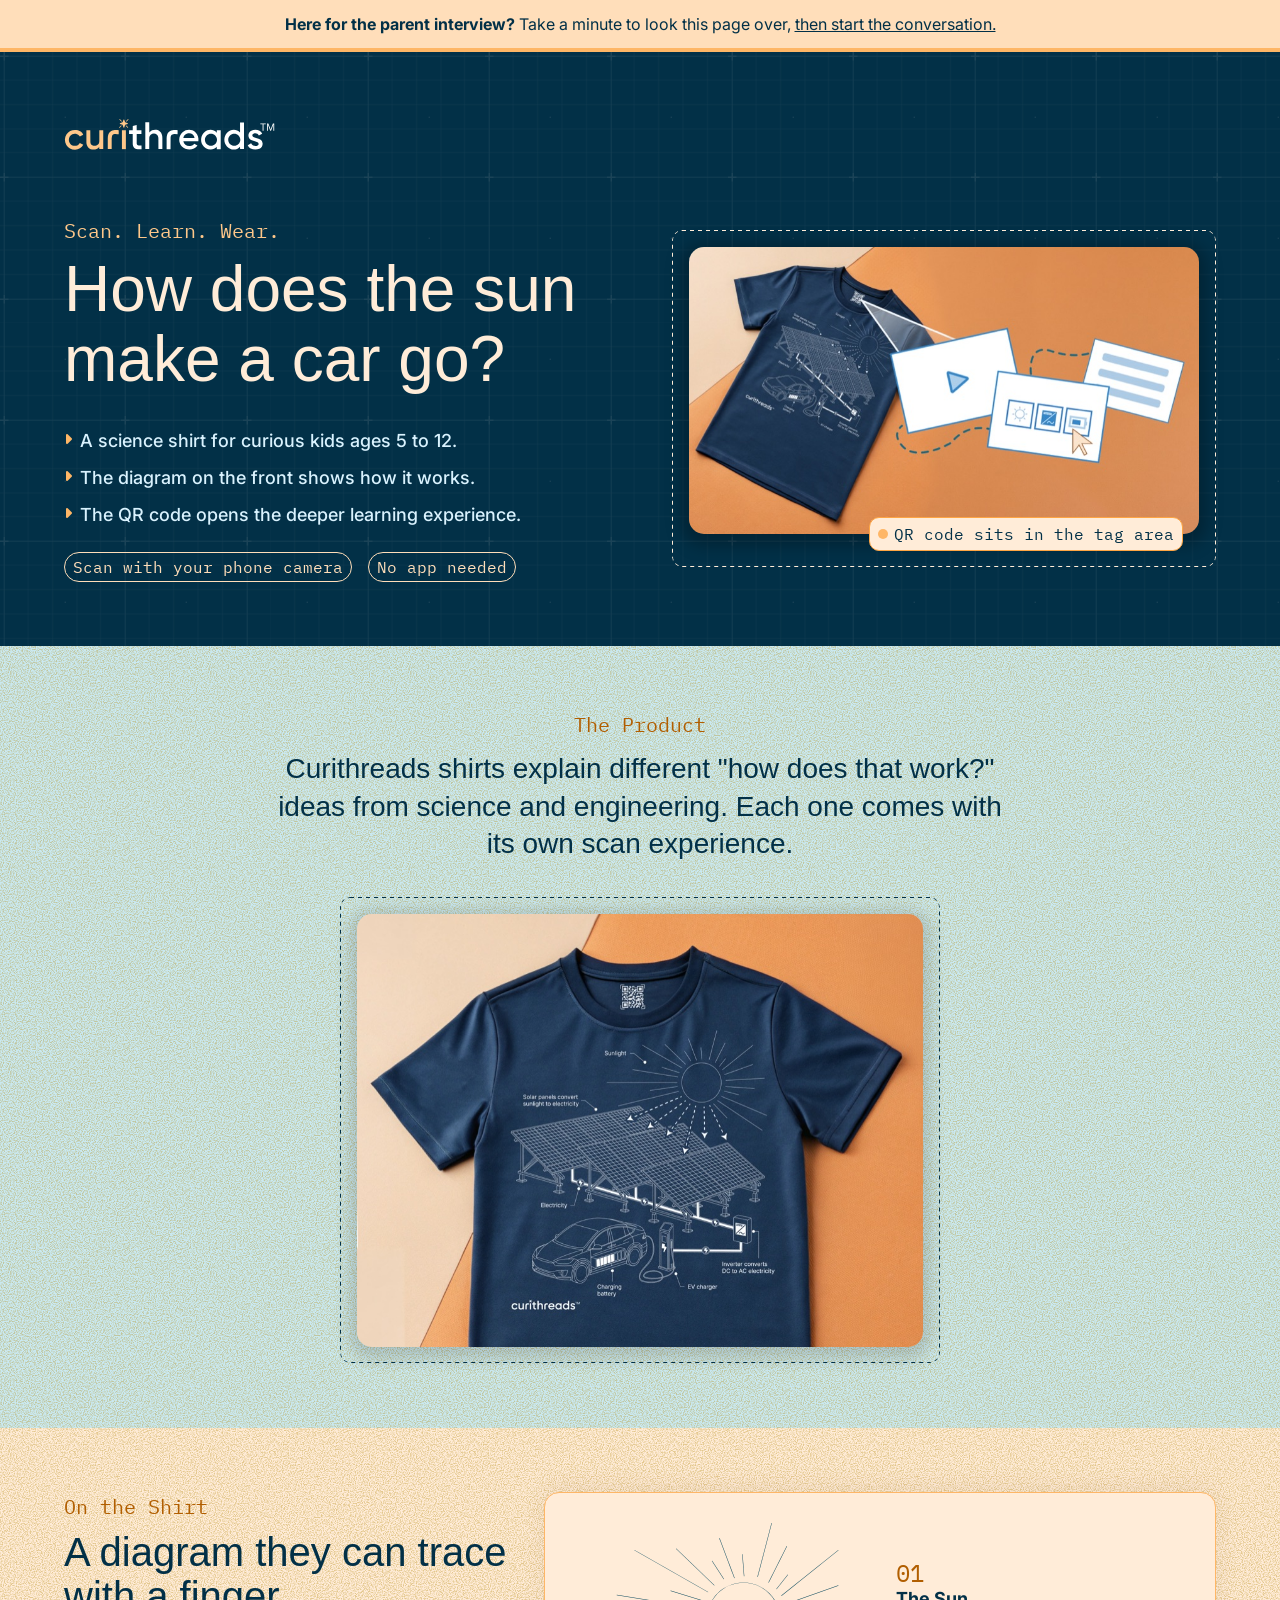
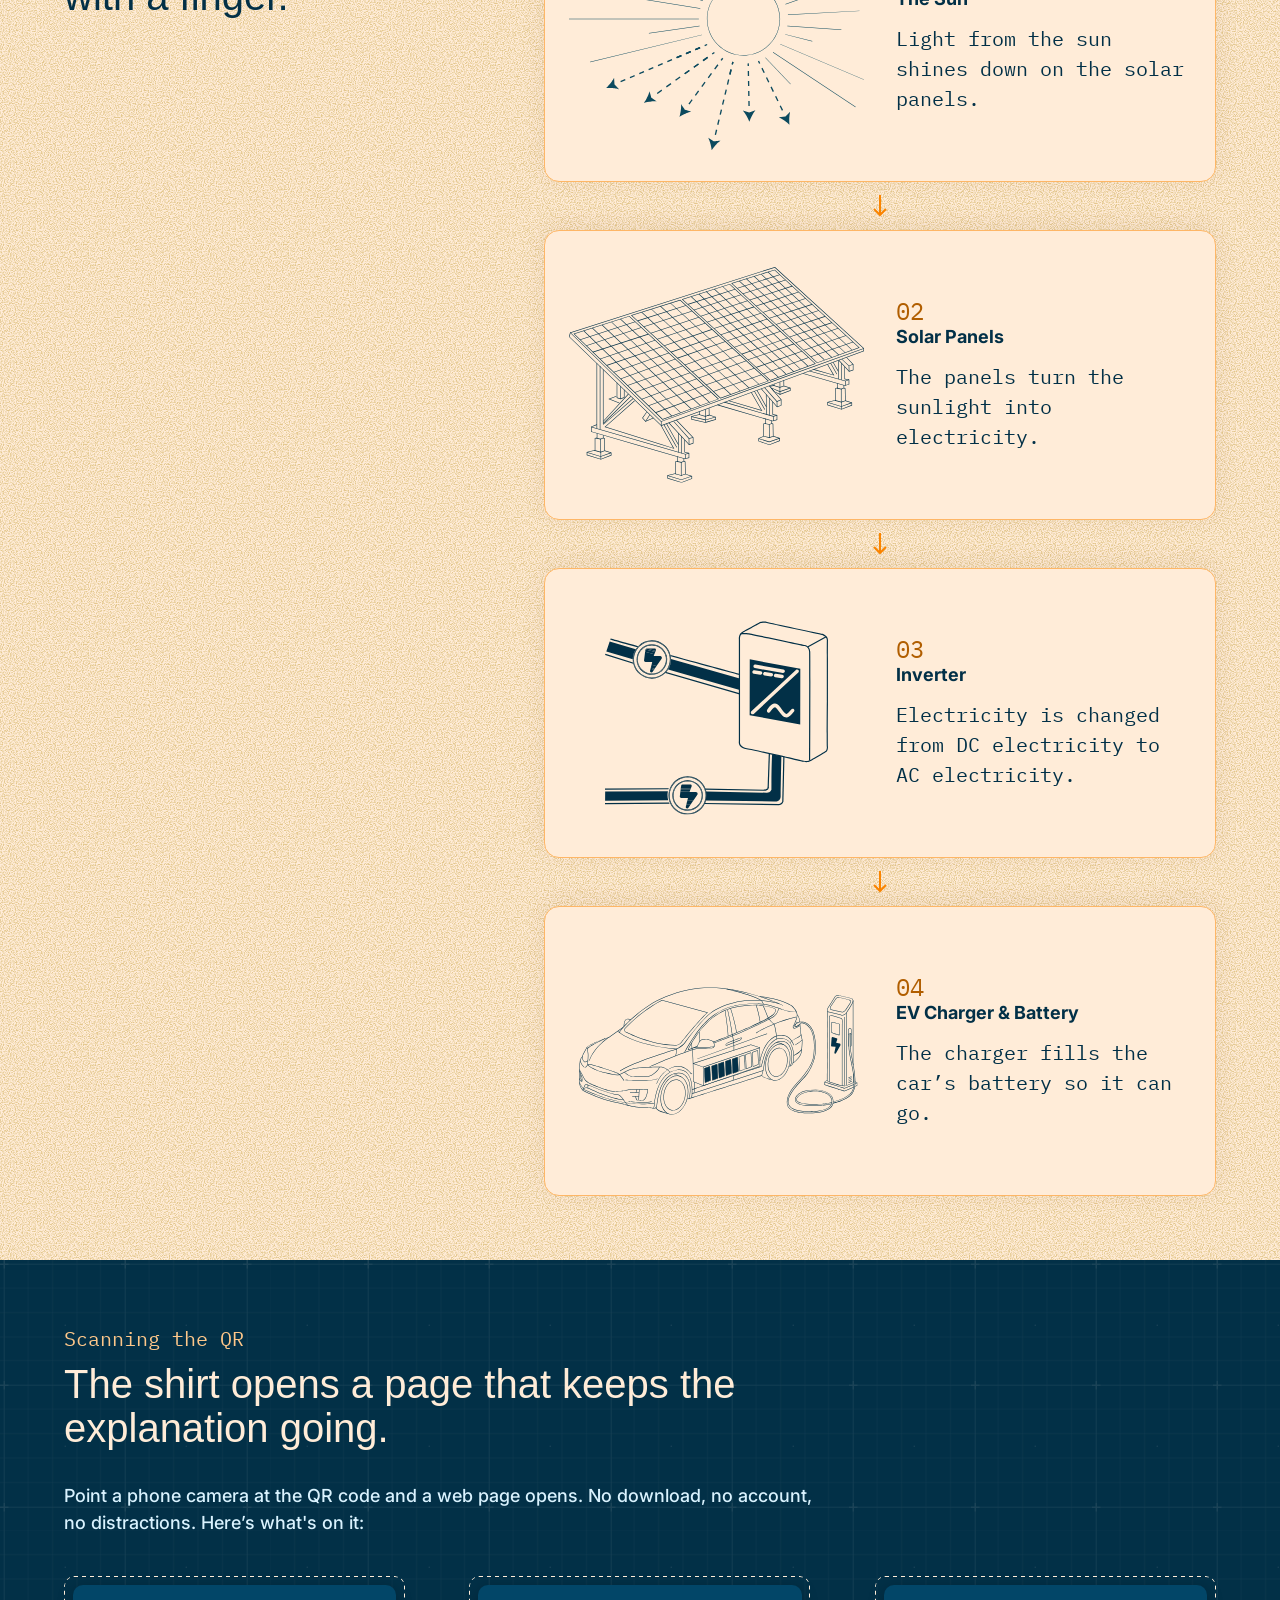
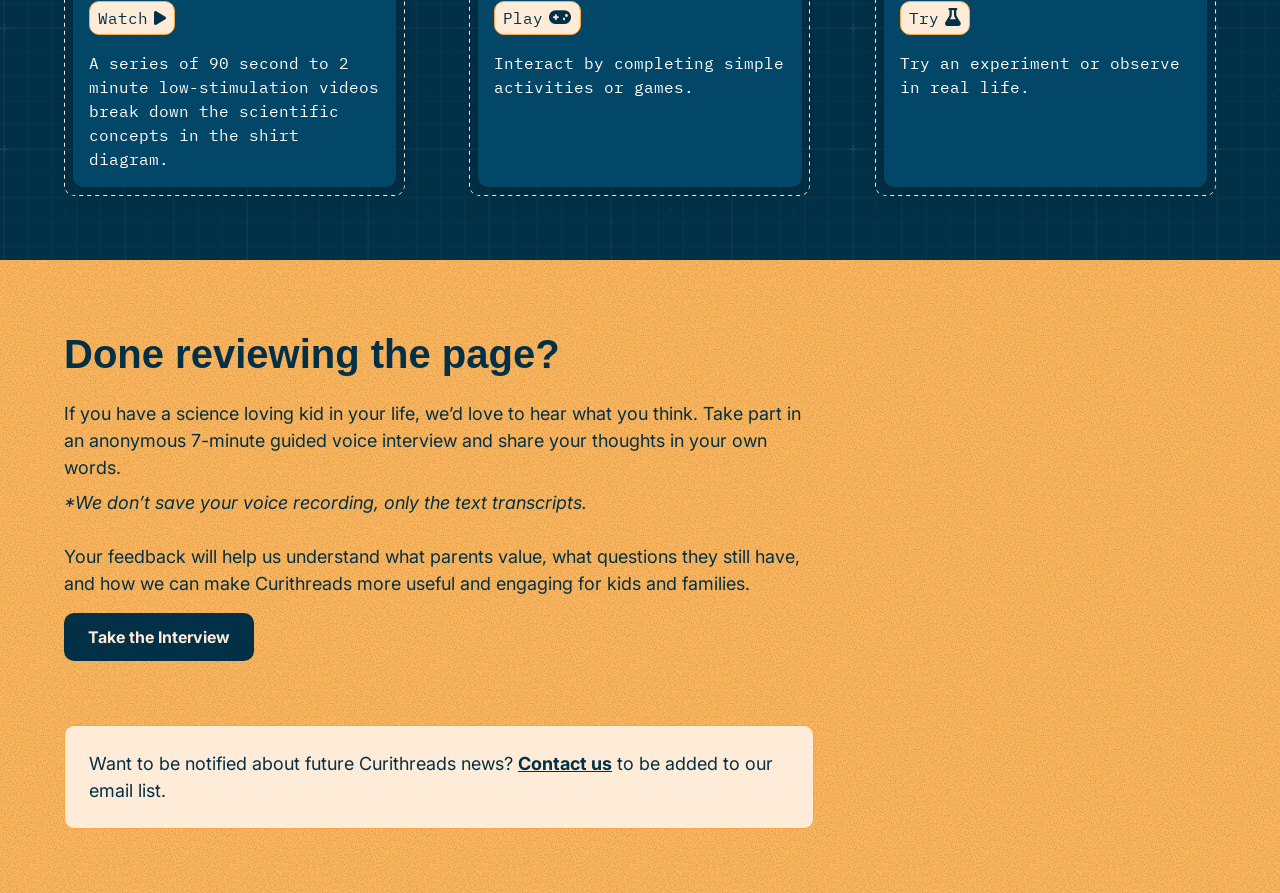
<file: parent-interview/index.html>
<!DOCTYPE html>
<html lang="en">
<head>
  <meta charset="utf-8">
  <meta name="viewport" content="width=device-width, initial-scale=1">
  <title>Curithreads — Parent Interview</title>

  <!-- TODO: swap for the Font Awesome 7 Pro kit script; then use fa-regular for play/gamepad/flask as in Figma -->
  <link rel="stylesheet" href="https://cdnjs.cloudflare.com/ajax/libs/font-awesome/6.5.2/css/all.min.css">

  <link rel="stylesheet" href="../css/tokens.css">
  <link rel="stylesheet" href="../css/typography.css">
  <link rel="stylesheet" href="../css/base.css">
  <link rel="stylesheet" href="../css/components.css">
  <link rel="stylesheet" href="parent-interview.css">
  <script src="parent-interview.js" defer></script>
</head>
<body>

  <!-- Announcement banner -->
  <div class="announcement surface-banner">
    <p class="body">
      <strong class="body-bold">Here for the parent interview?</strong>
      Take a minute to look this page over,
      <a class="body" href="https://buildpad.io/interview/czcnq6vt">then start the conversation.</a>
    </p>
  </div>

  <main>

    <!-- Hero -->
    <header class="surface-inverse surface-grid">
      <div class="container hero">
        <img class="hero__logo" src="../images/curithreads-logo-white.svg" alt="Curithreads" width="213" height="36">

        <div class="hero__grid">
          <div class="hero__copy">
            <div class="hero__intro">
              <div class="heading-group">
                <p class="mono-lg text-inverse-accent">Scan. Learn. Wear.</p>
                <h1 class="display text-inverse-display">How does the sun make a car go?</h1>
              </div>

              <ul class="caret-list body-lg-medium text-inverse" role="list">
                <li><i class="fa-solid fa-caret-right icon-sm" aria-hidden="true"></i>A science shirt for curious kids ages 5 to 12.</li>
                <li><i class="fa-solid fa-caret-right icon-sm" aria-hidden="true"></i>The diagram on the front shows how it works.</li>
                <li><i class="fa-solid fa-caret-right icon-sm" aria-hidden="true"></i>The QR code opens the deeper learning experience.</li>
              </ul>
            </div>

            <ul class="pill-row" role="list">
              <li class="pill mono">Scan with your phone camera</li>
              <li class="pill mono">No app needed</li>
            </ul>
          </div>

          <figure class="frame frame--dashed hero__media">
            <img
              src="../images/solar-to-ev-4-1280.jpg"
              srcset="../images/solar-to-ev-4-800.jpg 800w, ../images/solar-to-ev-4-1280.jpg 1280w"
              sizes="(max-width: 960px) 100vw, 50vw"
              alt="Navy Curithreads t-shirt printed with a diagram of sunlight, solar panels and an EV charger, with the QR code on the collar linking to video, activity and reading screens"
              width="1280" height="720" fetchpriority="high">
            <figcaption class="tag mono"><span class="tag__dot" aria-hidden="true"></span>QR code sits in the tag area</figcaption>
          </figure>
        </div>
      </div>
    </header>

    <!-- The Product -->
    <section class="surface-cool surface-grain" aria-labelledby="product-heading">
      <div class="container product">
        <h2 id="product-heading" class="mono-lg text-accent">The Product</h2>
        <p class="lead">Curithreads shirts explain different "how does that work?" ideas from science and engineering. Each one comes with its own scan experience.</p>
        <figure class="frame frame--dashed product__media">
          <img
            src="../images/solar-to-ev-5-900.jpg"
            srcset="../images/solar-to-ev-5-450.jpg 450w, ../images/solar-to-ev-5-900.jpg 900w, ../images/solar-to-ev-5-1200.jpg 1200w"
            sizes="(max-width: 648px) calc(100vw - 80px), 568px"
            alt="Navy Curithreads t-shirt with a printed diagram showing sunlight hitting solar panels, an inverter converting DC to AC electricity, and an EV charger charging a car battery"
            width="900" height="688" loading="lazy">
        </figure>
      </div>
    </section>

    <!-- On the Shirt -->
    <section class="surface-warm surface-grain" aria-labelledby="shirt-heading">
      <div class="container shirt">
        <div class="heading-group shirt__intro">
          <p class="mono-lg text-accent">On the Shirt</p>
          <h2 id="shirt-heading" class="heading-lg">A diagram they can trace with a finger.</h2>
        </div>

        <ol class="steps" role="list">
          <li class="step" style="--i: 0">
            <div class="step__card">
              <div class="step__art"><img src="../images/sun.svg" alt="" width="344" height="266"></div>
              <div class="step__text">
                <div>
                  <span class="numeral text-accent" aria-hidden="true">01</span>
                  <h3 class="title">The Sun</h3>
                </div>
                <p class="mono-lg">Light from the sun shines down on the solar panels.</p>
              </div>
            </div>
          </li>
          <li class="step" style="--i: 1">
            <div class="step__card">
              <div class="step__art"><img src="../images/panels.svg" alt="" width="344" height="252"></div>
              <div class="step__text">
                <div>
                  <span class="numeral text-accent" aria-hidden="true">02</span>
                  <h3 class="title">Solar Panels</h3>
                </div>
                <p class="mono-lg">The panels turn the sunlight into electricity.</p>
              </div>
            </div>
          </li>
          <li class="step" style="--i: 2">
            <div class="step__card">
              <div class="step__art"><img src="../images/inverter.svg" alt="" width="239" height="217"></div>
              <div class="step__text">
                <div>
                  <span class="numeral text-accent" aria-hidden="true">03</span>
                  <h3 class="title">Inverter</h3>
                </div>
                <p class="mono-lg">Electricity is changed from DC electricity to AC electricity.</p>
              </div>
            </div>
          </li>
          <li class="step" style="--i: 3">
            <div class="step__card">
              <div class="step__art"><img src="../images/ev.svg" alt="" width="360" height="178"></div>
              <div class="step__text">
                <div>
                  <span class="numeral text-accent" aria-hidden="true">04</span>
                  <h3 class="title">EV Charger &amp; Battery</h3>
                </div>
                <p class="mono-lg">The charger fills the car’s battery so it can go.</p>
              </div>
            </div>
          </li>
        </ol>
      </div>
    </section>

    <!-- Scanning the QR -->
    <section class="surface-inverse surface-grid" aria-labelledby="scan-heading">
      <div class="container scan">
        <div class="scan__intro">
          <div class="heading-group">
            <p class="mono-lg text-inverse-accent">Scanning the QR</p>
            <h2 id="scan-heading" class="heading-lg text-inverse-display">The shirt opens a page that keeps the explanation going.</h2>
          </div>
          <p class="body-lg-medium text-inverse">Point a phone camera at the QR code and a web page opens. No download, no account, no distractions. Here’s what's on it:</p>
        </div>

        <ul class="features" role="list">
          <li class="frame frame--dashed">
            <div class="feature">
              <span class="tag mono">Watch <i class="fa-solid fa-play icon-sm" aria-hidden="true"></i></span>
              <p class="mono text-white">A series of 90 second to 2 minute low-stimulation videos break down the scientific concepts in the shirt diagram.</p>
            </div>
          </li>
          <li class="frame frame--dashed">
            <div class="feature">
              <span class="tag mono">Play <i class="fa-solid fa-gamepad icon" aria-hidden="true"></i></span>
              <p class="mono text-white">Interact by completing simple activities or games.</p>
            </div>
          </li>
          <li class="frame frame--dashed">
            <div class="feature">
              <span class="tag mono">Try <i class="fa-solid fa-flask icon" aria-hidden="true"></i></span>
              <p class="mono text-white">Try an experiment or observe in real life.</p>
            </div>
          </li>
        </ul>
      </div>
    </section>

    <!-- Interview CTA -->
    <section id="interview" class="surface-accent surface-grain" aria-labelledby="interview-heading">
      <div class="container interview">
        <h2 id="interview-heading" class="heading-lg-bold">Done reviewing the page?</h2>
        <div class="interview__body body-lg">
          <p>If you have a science loving kid in your life, we’d love to hear what you think. Take part in an anonymous 7-minute guided voice interview and share your thoughts in your own words.</p>
          <p class="interview__note"><em>*We don’t save your voice recording, only the text transcripts.</em></p>
          <p>Your feedback will help us understand what parents value, what questions they still have, and how we can make Curithreads more useful and engaging for kids and families.</p>
        </div>
        <a class="button body-bold" href="https://buildpad.io/interview/czcnq6vt">Take the Interview</a>

        <aside class="notify body-lg">
          <p>Want to be notified about future Curithreads news? <a class="link" href="mailto:allison@availta.com?subject=Curithreads%20email%20list">Contact us</a> to be added to our email list.</p>
        </aside>
      </div>
    </section>

  </main>
</body>
</html>
</file>
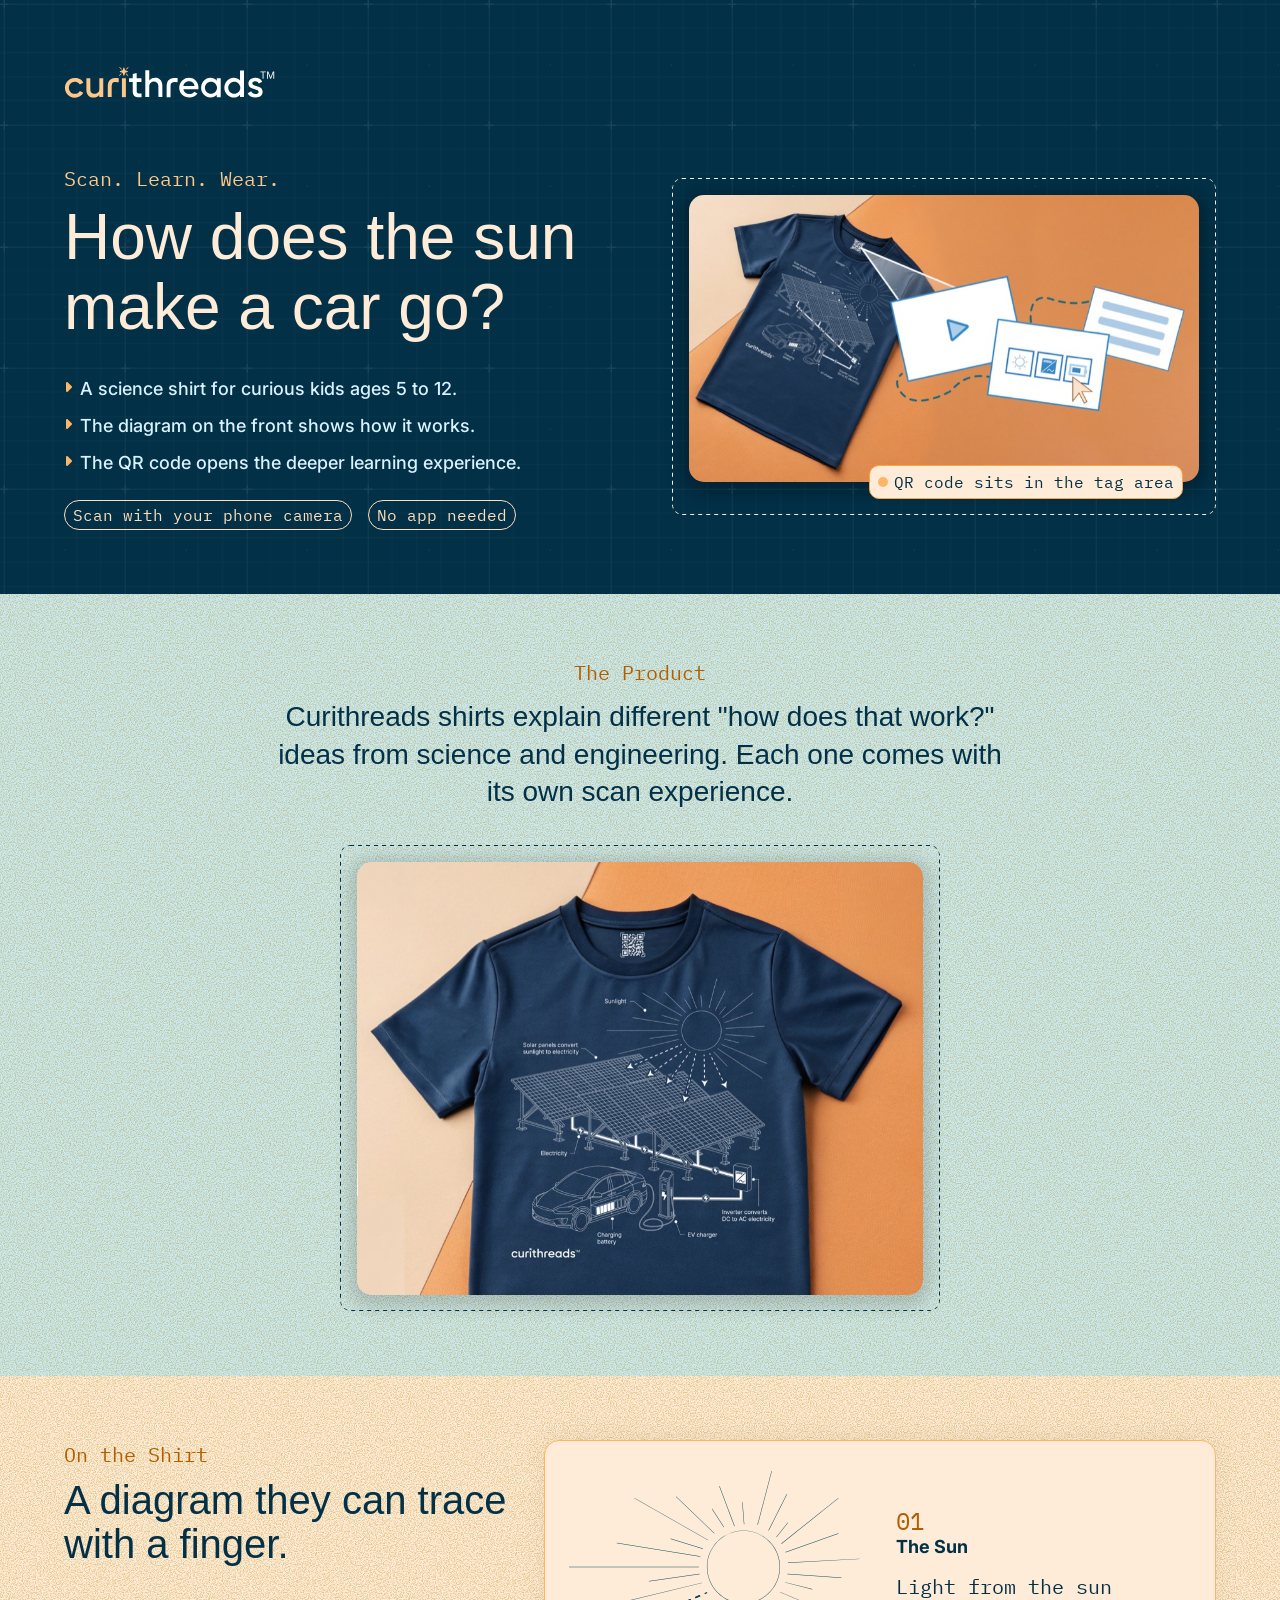
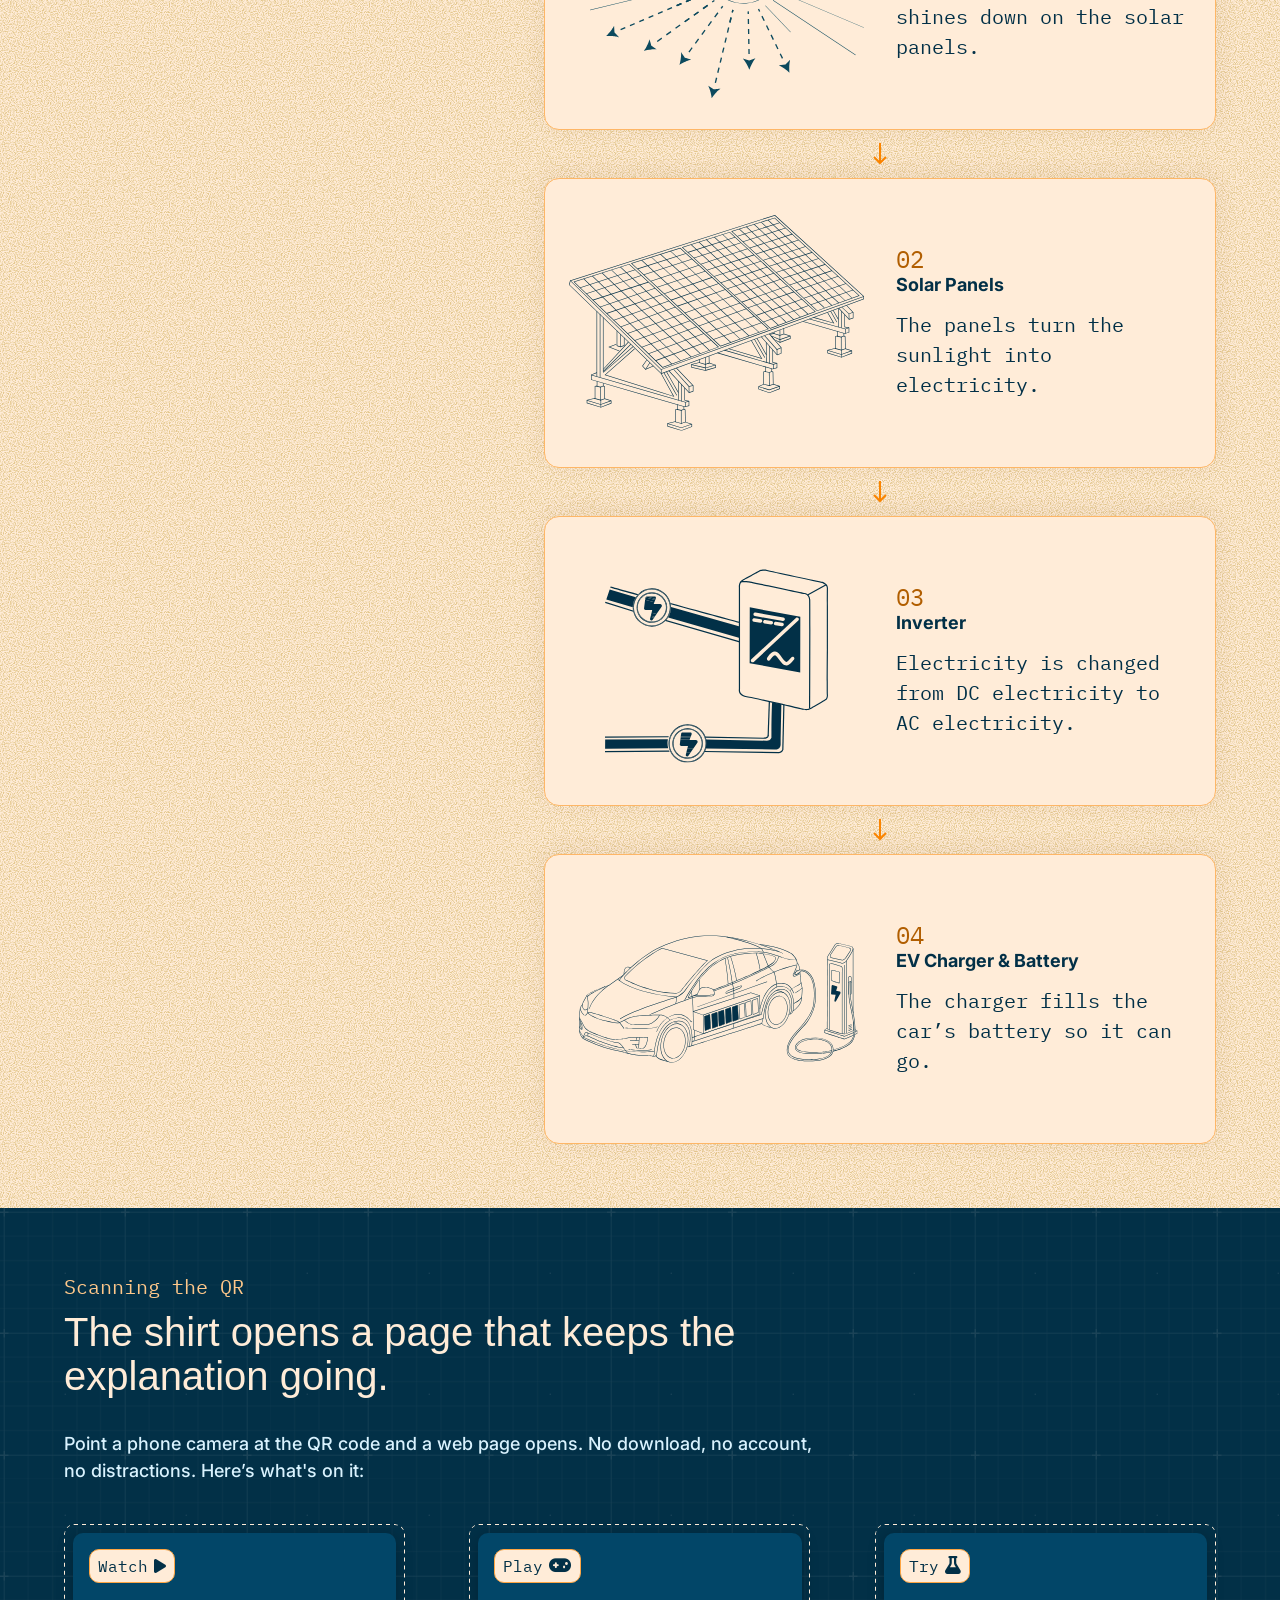
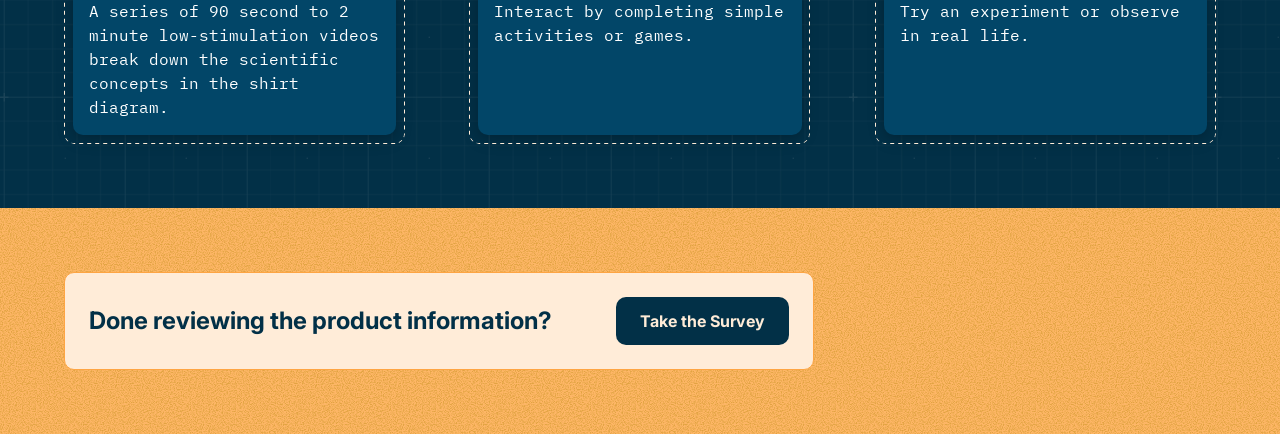
<file: parent-survey/index.html>
<!DOCTYPE html>
<html lang="en">
<head>
  <meta charset="utf-8">
  <meta name="viewport" content="width=device-width, initial-scale=1">
  <title>Curithreads — Parent Survey</title>

  <!-- TODO: swap for the Font Awesome 7 Pro kit script; then use fa-regular for play/gamepad/flask as in Figma -->
  <link rel="stylesheet" href="https://cdnjs.cloudflare.com/ajax/libs/font-awesome/6.5.2/css/all.min.css">

  <link rel="stylesheet" href="../css/tokens.css">
  <link rel="stylesheet" href="../css/typography.css">
  <link rel="stylesheet" href="../css/base.css">
  <link rel="stylesheet" href="../css/components.css">
  <link rel="stylesheet" href="parent-survey.css">
  <script src="parent-survey.js" defer></script>
</head>
<body>

  <main>

    <!-- Hero -->
    <header class="surface-inverse surface-grid">
      <div class="container hero">
        <img class="hero__logo" src="../images/curithreads-logo-white.svg" alt="Curithreads" width="213" height="36">

        <div class="hero__grid">
          <div class="hero__copy">
            <div class="hero__intro">
              <div class="heading-group">
                <p class="mono-lg text-inverse-accent">Scan. Learn. Wear.</p>
                <h1 class="display text-inverse-display">How does the sun make a car go?</h1>
              </div>

              <ul class="caret-list body-lg-medium text-inverse" role="list">
                <li><i class="fa-solid fa-caret-right icon-sm" aria-hidden="true"></i>A science shirt for curious kids ages 5 to 12.</li>
                <li><i class="fa-solid fa-caret-right icon-sm" aria-hidden="true"></i>The diagram on the front shows how it works.</li>
                <li><i class="fa-solid fa-caret-right icon-sm" aria-hidden="true"></i>The QR code opens the deeper learning experience.</li>
              </ul>
            </div>

            <ul class="pill-row" role="list">
              <li class="pill mono">Scan with your phone camera</li>
              <li class="pill mono">No app needed</li>
            </ul>
          </div>

          <figure class="frame frame--dashed hero__media">
            <img
              src="../images/solar-to-ev-4-1280.jpg"
              srcset="../images/solar-to-ev-4-800.jpg 800w, ../images/solar-to-ev-4-1280.jpg 1280w"
              sizes="(max-width: 960px) 100vw, 50vw"
              alt="Navy Curithreads t-shirt printed with a diagram of sunlight, solar panels and an EV charger, with the QR code on the collar linking to video, activity and reading screens"
              width="1280" height="720" fetchpriority="high">
            <figcaption class="tag mono"><span class="tag__dot" aria-hidden="true"></span>QR code sits in the tag area</figcaption>
          </figure>
        </div>
      </div>
    </header>

    <!-- The Product -->
    <section class="surface-cool surface-grain" aria-labelledby="product-heading">
      <div class="container product">
        <h2 id="product-heading" class="mono-lg text-accent">The Product</h2>
        <p class="lead">Curithreads shirts explain different "how does that work?" ideas from science and engineering. Each one comes with its own scan experience.</p>
        <figure class="frame frame--dashed product__media">
          <img
            src="../images/solar-to-ev-5-900.jpg"
            srcset="../images/solar-to-ev-5-450.jpg 450w, ../images/solar-to-ev-5-900.jpg 900w, ../images/solar-to-ev-5-1200.jpg 1200w"
            sizes="(max-width: 648px) calc(100vw - 80px), 568px"
            alt="Navy Curithreads t-shirt with a printed diagram showing sunlight hitting solar panels, an inverter converting DC to AC electricity, and an EV charger charging a car battery"
            width="900" height="688" loading="lazy">
        </figure>
      </div>
    </section>

    <!-- On the Shirt -->
    <section class="surface-warm surface-grain" aria-labelledby="shirt-heading">
      <div class="container shirt">
        <div class="heading-group shirt__intro">
          <p class="mono-lg text-accent">On the Shirt</p>
          <h2 id="shirt-heading" class="heading-lg">A diagram they can trace with a finger.</h2>
        </div>

        <ol class="steps" role="list">
          <li class="step" style="--i: 0">
            <div class="step__card">
              <div class="step__art"><img src="../images/sun.svg" alt="" width="344" height="266"></div>
              <div class="step__text">
                <div>
                  <span class="numeral text-accent" aria-hidden="true">01</span>
                  <h3 class="title">The Sun</h3>
                </div>
                <p class="mono-lg">Light from the sun shines down on the solar panels.</p>
              </div>
            </div>
          </li>
          <li class="step" style="--i: 1">
            <div class="step__card">
              <div class="step__art"><img src="../images/panels.svg" alt="" width="344" height="252"></div>
              <div class="step__text">
                <div>
                  <span class="numeral text-accent" aria-hidden="true">02</span>
                  <h3 class="title">Solar Panels</h3>
                </div>
                <p class="mono-lg">The panels turn the sunlight into electricity.</p>
              </div>
            </div>
          </li>
          <li class="step" style="--i: 2">
            <div class="step__card">
              <div class="step__art"><img src="../images/inverter.svg" alt="" width="239" height="217"></div>
              <div class="step__text">
                <div>
                  <span class="numeral text-accent" aria-hidden="true">03</span>
                  <h3 class="title">Inverter</h3>
                </div>
                <p class="mono-lg">Electricity is changed from DC electricity to AC electricity.</p>
              </div>
            </div>
          </li>
          <li class="step" style="--i: 3">
            <div class="step__card">
              <div class="step__art"><img src="../images/ev.svg" alt="" width="360" height="178"></div>
              <div class="step__text">
                <div>
                  <span class="numeral text-accent" aria-hidden="true">04</span>
                  <h3 class="title">EV Charger &amp; Battery</h3>
                </div>
                <p class="mono-lg">The charger fills the car’s battery so it can go.</p>
              </div>
            </div>
          </li>
        </ol>
      </div>
    </section>

    <!-- Scanning the QR -->
    <section class="surface-inverse surface-grid" aria-labelledby="scan-heading">
      <div class="container scan">
        <div class="scan__intro">
          <div class="heading-group">
            <p class="mono-lg text-inverse-accent">Scanning the QR</p>
            <h2 id="scan-heading" class="heading-lg text-inverse-display">The shirt opens a page that keeps the explanation going.</h2>
          </div>
          <p class="body-lg-medium text-inverse">Point a phone camera at the QR code and a web page opens. No download, no account, no distractions. Here’s what's on it:</p>
        </div>

        <ul class="features" role="list">
          <li class="frame frame--dashed">
            <div class="feature">
              <span class="tag mono">Watch <i class="fa-solid fa-play icon-sm" aria-hidden="true"></i></span>
              <p class="mono text-white">A series of 90 second to 2 minute low-stimulation videos break down the scientific concepts in the shirt diagram.</p>
            </div>
          </li>
          <li class="frame frame--dashed">
            <div class="feature">
              <span class="tag mono">Play <i class="fa-solid fa-gamepad icon" aria-hidden="true"></i></span>
              <p class="mono text-white">Interact by completing simple activities or games.</p>
            </div>
          </li>
          <li class="frame frame--dashed">
            <div class="feature">
              <span class="tag mono">Try <i class="fa-solid fa-flask icon" aria-hidden="true"></i></span>
              <p class="mono text-white">Try an experiment or observe in real life.</p>
            </div>
          </li>
        </ul>
      </div>
    </section>

    <!-- Survey CTA -->
    <section class="surface-accent surface-grain" aria-labelledby="survey-heading">
      <div class="container">
        <div class="notify">
          <h2 id="survey-heading" class="title">Done reviewing the product information?</h2>
          <!-- TODO: set the survey URL -->
          <a class="button body-bold" href="#">Take the Survey</a>
        </div>
      </div>
    </section>

  </main>

  <!-- Useberry usability testing -->
  <script type="text/javascript" src="https://api.useberry.com/integrations/liveUrl/scripts/useberryScript.js"></script>
</body>
</html>
</file>
<file: css/tokens.css>
/* ==========================================================================
   Curithreads — Design Tokens
   ========================================================================== */

:root {
  /* ---- Color: primary ---------------------------------------------------
     Names mirror the Figma variables (curithreads-brand-colors), so Figma
     Dev Mode output like var(--primary-navy) works as-is. */
  --primary-blue: #219ebc;
  --primary-teal: #126783;
  --primary-navy: #023047;
  --primary-orange: #fb8501;

  /* ---- Color: sky scale ------------------------------------------------ */
  --scale-sky-50: #cae9f1;    /* NOT IN FIGMA — from parent-interview "The Product" bg */
  --scale-sky-100: #9bdded;
  --scale-sky-200: #7cd3e8;
  --scale-sky-300: #5ec9e2;
  --scale-sky-400: #40bfdd;
  --scale-sky-500: #25b2d4;
  --scale-sky-600: #1f99b6;
  --scale-sky-700: #1a7f97;
  --scale-sky-800: #156679;
  --scale-sky-900: #0f4c5b;
  --scale-sky-1000: #0a333c;

  /* ---- Color: ocean scale ---------------------------------------------- */
  --scale-ocean-100: #97daf0;
  --scale-ocean-200: #78cfec;
  --scale-ocean-300: #59c4e8;
  --scale-ocean-400: #39b9e3;
  --scale-ocean-500: #1eacdb;
  --scale-ocean-600: #1994bc;
  --scale-ocean-700: #157b9c;
  --scale-ocean-800: #11627d;
  --scale-ocean-900: #0c4a5e;
  --scale-ocean-1000: #08313e;

  /* ---- Color: navy scale ----------------------------------------------- */
  --scale-navy-50: #d9f2fe;   /* NOT IN FIGMA — from text styles (body on dark) */
  --scale-navy-100: #8cd6fb;
  --scale-navy-200: #6acafa;
  --scale-navy-300: #47bef9;
  --scale-navy-400: #24b2f8;
  --scale-navy-500: #06a4f3;
  --scale-navy-600: #058cd0;
  --scale-navy-700: #0475ad;
  --scale-navy-800: #035d8a;
  --scale-navy-900: #024668;
  --scale-navy-1000: var(--primary-navy); /* Figma has #012E45; unified with primary navy */

  /* ---- Color: orange scale --------------------------------------------- */
  --scale-orange-25: #ffecd8; /* NOT IN FIGMA — from text styles (headlines on dark) */
  --scale-orange-50: #ffdeba;
  --scale-orange-100: #fec78a;
  --scale-orange-200: #feb666;
  --scale-orange-300: #fea543;
  --scale-orange-400: #fe951f;
  --scale-orange-500: #f88300;
  --scale-orange-600: #d57100;
  --scale-orange-700: #b15e00;
  --scale-orange-800: #8e4b00;
  --scale-orange-900: #6a3800;
  --scale-orange-1000: #472500;

  /* ---- Color: neutrals ------------------------------------------------- */
  --color-white: #ffffff;
  --color-black: #000000;

  /* ---- Color: semantic text -------------------------------------------- */
  --text-default: var(--primary-navy);
  --text-accent: var(--scale-orange-700);         /* eyebrows, step numbers */
  --text-inverse: var(--scale-navy-50);           /* body copy on navy */
  --text-inverse-display: var(--scale-orange-25); /* headlines on navy */
  --text-inverse-accent: var(--scale-orange-100); /* eyebrows on navy */
  --text-inverse-subtle: var(--scale-orange-50);  /* small mono notes on navy */
  --text-icon-accent: var(--scale-orange-200);    /* bullet carets on navy */

  /* ---- Color: semantic surfaces ---------------------------------------- */
  --surface-default: var(--color-white);
  --surface-inverse: var(--primary-navy);
  --surface-inverse-raised: var(--scale-navy-900); /* cards on navy */
  --surface-banner: var(--scale-orange-50);
  --surface-warm: var(--scale-orange-25);
  --surface-cool: var(--scale-sky-50);
  --surface-accent: var(--scale-orange-200);
  --surface-tag: var(--scale-orange-25);

  /* ---- Color: semantic borders ----------------------------------------- */
  --border-frame: var(--scale-orange-25);   /* thin outline around cards/images */
  --border-tag: var(--scale-orange-300);
  --border-pill-inverse: var(--scale-orange-50);
  --border-accent: var(--scale-orange-200); /* thick rule under banner */

  /* ---- Font families --------------------------------------------------- */
  --font-display: "Futura", "Futura PT", "Jost", "Century Gothic", sans-serif;
  --font-body: "Inter", system-ui, -apple-system, "Segoe UI", sans-serif;
  --font-mono: "IBM Plex Mono", ui-monospace, "SFMono-Regular", Menlo, monospace;
  --font-icon: "Font Awesome 7 Pro";

  /* ---- Font weights ---------------------------------------------------- */
  --weight-regular: 400;
  --weight-medium: 500;
  --weight-bold: 700;
  --weight-solid: 900; /* Font Awesome "solid" style */

  /* ---- Font sizes (16px root) ------------------------------------------ */
  --size-14: 0.875rem;  /* 14px */
  --size-16: 1rem;      /* 16px */
  --size-18: 1.125rem;  /* 18px */
  --size-20: 1.25rem;   /* 20px */
  --size-24: 1.5rem;    /* 24px */
  --size-28: 1.75rem;   /* 28px */
  --size-36: 2.25rem;   /* 36px */
  --size-40: 2.5rem;    /* 40px */
  --size-64: 4rem;      /* 64px */

  /* ---- Line heights (unitless ratios) ---------------------------------- */
  --leading-none: 1;     /* 36/36 */
  --leading-tight: 1.1;  /* 64/70.4, 40/44 */
  --leading-snug: 1.35;  /* 28/37.8 */
  --leading-normal: 1.5; /* 16/24, 18/27, 20/30, 24/36, 40/60 */

  /* ---- Spacing --------------------------------------------------------- */
  --space-4: 0.25rem;
  --space-8: 0.5rem;
  --space-12: 0.75rem;
  --space-16: 1rem;
  --space-24: 1.5rem;
  --space-32: 2rem;
  --space-40: 2.5rem;
  --space-48: 3rem;
  --space-64: 4rem;
  --space-72: 4.5rem;

  /* ---- Radius ---------------------------------------------------------- */
  --radius-md: 10px;
  --radius-lg: 15px;
  --radius-pill: 9999px;

  /* ---- Shadows --------------------------------------------------------- */
  --shadow-frame: 0 4px 4px #00141d;
  --shadow-raised: 0 4px 16px rgb(0 0 0 / 0.25);
  /* Image drop shadows — pick by the background the image sits on */
  --shadow-media-dark: 0 4px 16px 8px rgb(0 0 0 / 0.25);  /* on dark (navy) */
  --shadow-media-light: 0 4px 16px 8px rgb(0 0 0 / 0.15); /* on light surfaces */

  /* ---- Layout ---------------------------------------------------------- */
  --container-max: 1440px;
  --content-max: 750px;  /* readable text column */
  --gutter: var(--space-64);
  --section-pad-y: var(--space-64);
}

@media (max-width: 600px) {
  :root {
    --gutter: var(--space-24);
    --section-pad-y: var(--space-48);
  }
}
</file>
<file: css/typography.css>
/* ==========================================================================
   Curithreads — Typography
   Requires tokens.css.

   Type styles set font only, never color. Pair them with a .text-* color
   utility (bottom of file) or set color on the parent section.
   ========================================================================== */

@import url("https://fonts.googleapis.com/css2?family=IBM+Plex+Mono:wght@400&family=Inter:wght@400;500;700&display=swap");

/* ---- Display (Futura) ---------------------------------------------------- */

/* 64/70.4 · 500 — hero headline ("How does the sun make a car go?") */
.display {
  font-family: var(--font-display);
  font-size: var(--size-64);
  font-weight: var(--weight-medium);
  line-height: var(--leading-tight);
}

/* 40/44 · 500 — section headline ("A diagram they can trace with a finger.") */
.heading-lg {
  font-family: var(--font-display);
  font-size: var(--size-40);
  font-weight: var(--weight-medium);
  line-height: var(--leading-tight);
}

/* 40/60 · 700 — CTA headline ("Done reviewing the page?") */
.heading-lg-bold {
  font-family: var(--font-display);
  font-size: var(--size-40);
  font-weight: var(--weight-bold);
  line-height: var(--leading-normal);
}

/* 28/37.8 · 500 — intro statement ("Curithreads shirts explain…") */
.lead {
  font-family: var(--font-display);
  font-size: var(--size-28);
  font-weight: var(--weight-medium);
  line-height: var(--leading-snug);
}

/* ---- Body (Inter) -------------------------------------------------------- */

/* 24/36 · 700 — step / card title ("The Sun", "Inverter") */
.title {
  font-family: var(--font-body);
  font-size: var(--size-24);
  font-weight: var(--weight-bold);
  line-height: var(--leading-normal);
}

/* 18/27 · 400 — long-form paragraph ("We'd love to hear what you think…") */
.body-lg {
  font-family: var(--font-body);
  font-size: var(--size-18);
  font-weight: var(--weight-regular);
  line-height: var(--leading-normal);
}

/* 18/27 · 500 — body on dark backgrounds ("A science shirt for curious kids…") */
.body-lg-medium {
  font-family: var(--font-body);
  font-size: var(--size-18);
  font-weight: var(--weight-medium);
  line-height: var(--leading-normal);
}

/* 16/24 · 400 — default body ("Take a minute to look this page over") */
.body {
  font-family: var(--font-body);
  font-size: var(--size-16);
  font-weight: var(--weight-regular);
  line-height: var(--leading-normal);
}

/* 16/24 · 700 — emphasis ("Here for the parent interview?") */
.body-bold {
  font-family: var(--font-body);
  font-size: var(--size-16);
  font-weight: var(--weight-bold);
  line-height: var(--leading-normal);
}

/* Links inherit the surrounding style and add the underline.
   <a class="body">…</a> or <a class="body-bold">Take the Interview</a> */
/* :where() keeps specificity at zero so components like .button can override */
:where(.link, a.body, a.body-bold) {
  color: inherit;
  text-decoration: underline;
}

/* ---- Mono (IBM Plex Mono) ------------------------------------------------ */

/* 36/36 · 400 — step numerals ("01", "02") */
.numeral {
  font-family: var(--font-mono);
  font-size: var(--size-36);
  font-weight: var(--weight-regular);
  line-height: var(--leading-none);
}

/* 20/30 · 400 — eyebrows ("The Product", "Scan. Learn. Wear.") and
   step descriptions ("Light from the sun shines down…") */
.mono-lg {
  font-family: var(--font-mono);
  font-size: var(--size-20);
  font-weight: var(--weight-regular);
  line-height: var(--leading-normal);
}

/* 16/24 · 400 — labels, notes, feature copy ("Watch", "No app needed") */
.mono {
  font-family: var(--font-mono);
  font-size: var(--size-16);
  font-weight: var(--weight-regular);
  line-height: var(--leading-normal);
}

/* ---- Icons (Font Awesome) -----------------------------------------------
   Font family + style come from Font Awesome's own classes
   (fa-solid / fa-regular). These only size the glyph.
   <i class="fa-solid fa-caret-right icon-sm" aria-hidden="true"></i> */

.icon    { font-size: var(--size-18); line-height: 1; }
.icon-sm { font-size: var(--size-16); line-height: 1; }

/* ---- Text color utilities ------------------------------------------------ */

.text-default        { color: var(--text-default); }
.text-accent         { color: var(--text-accent); }
.text-inverse        { color: var(--text-inverse); }
.text-inverse-display{ color: var(--text-inverse-display); }
.text-inverse-accent { color: var(--text-inverse-accent); }
.text-inverse-subtle { color: var(--text-inverse-subtle); }
.text-icon-accent    { color: var(--text-icon-accent); }
.text-white          { color: var(--color-white); }

/* ---- Responsive scale ---------------------------------------------------- */

@media (max-width: 600px) {
  .display          { font-size: var(--size-40); }
  .heading-lg,
  .heading-lg-bold  { font-size: var(--size-28); line-height: var(--leading-tight); }
  .lead             { font-size: var(--size-20); }
  .numeral          { font-size: var(--size-28); }
  .mono-lg          { font-size: var(--size-18); }
}
</file>
<file: css/base.css>
/* ==========================================================================
   Curithreads — Base
   Requires tokens.css.
   ========================================================================== */

*,
*::before,
*::after {
  box-sizing: border-box;
}

body {
  margin: 0;
  background: var(--surface-default);
  color: var(--text-default);
  font-family: var(--font-body);
  -webkit-font-smoothing: antialiased;
}

h1, h2, h3, h4, h5, h6, p, figure, ul, ol {
  margin: 0;
}

/* Lists used for layout: add role="list" so Safari keeps list semantics */
ul[role="list"],
ol[role="list"] {
  padding: 0;
  list-style: none;
}

img {
  display: block;
  max-width: 100%;
  height: auto;
}

a {
  color: inherit;
}

:focus-visible {
  outline: 3px solid var(--primary-orange);
  outline-offset: 2px;
}

.visually-hidden {
  position: absolute;
  width: 1px;
  height: 1px;
  overflow: hidden;
  clip: rect(0 0 0 0);
  white-space: nowrap;
}

/* ---- Layout ---------------------------------------------------------------- */

.container {
  width: 100%;
  max-width: var(--container-max);
  margin-inline: auto;
  padding: var(--section-pad-y) var(--gutter);
}

/* ---- Surfaces -------------------------------------------------------------- */

.surface-inverse { background: var(--surface-inverse); }
.surface-banner  { background: var(--surface-banner); }
.surface-warm    { background: var(--surface-warm); }
.surface-cool    { background: var(--surface-cool); }
.surface-accent  { background: var(--surface-accent); }

/* Grid pattern overlay. Background images paint above the background color
   and below content, so no extra element is needed.
   <section class="surface-inverse surface-grid"> */
.surface-grid {
  background-image: url("../images/grid-background.svg");
  background-position: top left;
  background-repeat: repeat;
  background-size: 121.333px; /* 25% of the source artwork's 485.333px period */
}

/* Retro print grain for light surfaces.
   <section class="surface-warm surface-grain"> */
.surface-grain {
  background-image: url("../images/grain.svg");
  background-repeat: repeat;
  background-size: 200px;
}
</file>
<file: css/components.css>
/* ==========================================================================
   Curithreads — Components
   Requires tokens.css + typography.css.
   ========================================================================== */

/* ---- Pill ------------------------------------------------------------------
   Outlined label on dark backgrounds ("No app needed").
   <span class="pill mono">No app needed</span> */

.pill {
  display: inline-flex;
  align-items: center;
  padding: 2px var(--space-8);
  border: 1px solid var(--border-pill-inverse);
  border-radius: var(--radius-lg);
  color: var(--text-inverse-subtle);
}

.pill-row {
  display: flex;
  flex-wrap: wrap;
  gap: var(--space-16);
}

/* ---- Tag -------------------------------------------------------------------
   Filled chip with optional dot or trailing icon ("Watch ▶").
   <span class="tag mono">Watch <i class="fa-solid fa-play icon-sm" aria-hidden="true"></i></span> */

.tag {
  display: inline-flex;
  align-items: center;
  gap: 6px;
  padding: var(--space-4) var(--space-8);
  background: var(--surface-tag);
  border: 1px solid var(--border-tag);
  border-radius: var(--radius-md);
  color: var(--text-default);
}

.tag__dot {
  width: 10px;
  height: 10px;
  border-radius: var(--radius-pill);
  background: var(--scale-orange-200);
}

/* ---- Frame -----------------------------------------------------------------
   Thin light outline that wraps images and cards on dark backgrounds. */

.frame {
  padding: var(--space-8);
  border: 1px solid var(--border-frame);
  border-radius: var(--radius-md);
}

/* Dashed variant: 4px dashes / 4px gaps. CSS `dashed` can't set dash length,
   so the outline is an SVG used as a mask over a solid fill, which lets the
   color come from a variable. Stroke is 2px centered on the edge, leaving a
   1px visible line.
   Set --frame-color to change it, e.g. on light backgrounds:
   <figure class="frame frame--dashed" style="--frame-color: var(--primary-navy)"> */
.frame--dashed {
  --frame-color: var(--border-frame);
  position: relative;
  border-color: transparent;
}

.frame--dashed::before {
  content: "";
  position: absolute;
  inset: -1px; /* cover the transparent 1px border */
  /* Snap to whole pixels. Frames around images often have fractional heights,
     and the SVG mask then rasterizes a pixel taller than the box, clipping the
     bottom line. Browsers without round() keep the inset sizing above. */
  width: round(down, 100% + 2px, 1px);
  height: round(down, 100% + 2px, 1px);
  border-radius: inherit;
  background: var(--frame-color);
  -webkit-mask: url("data:image/svg+xml,%3Csvg xmlns='http://www.w3.org/2000/svg'%3E%3Crect width='100%25' height='100%25' rx='10' fill='none' stroke='black' stroke-width='2' stroke-dasharray='4 4'/%3E%3C/svg%3E") 0 0 / 100% 100% no-repeat;
  mask: url("data:image/svg+xml,%3Csvg xmlns='http://www.w3.org/2000/svg'%3E%3Crect width='100%25' height='100%25' rx='10' fill='none' stroke='black' stroke-width='2' stroke-dasharray='4 4'/%3E%3C/svg%3E") 0 0 / 100% 100% no-repeat;
  pointer-events: none;
}

/* ---- Caret list ------------------------------------------------------------
   Bulleted list with orange caret icons. */

.caret-list {
  display: grid;
  gap: 10px;
}

.caret-list li {
  display: flex;
  gap: var(--space-8);
}

.caret-list i {
  flex: none;
  color: var(--text-icon-accent);
  line-height: 1.6; /* optically centers the caret on the first line of 18px text */
}

/* ---- Eyebrow + heading group --------------------------------------------- */

.heading-group {
  display: grid;
  gap: var(--space-8);
}

/* ---- Button ----------------------------------------------------------------
   Primary action. Use on <a> for navigation, <button> for actions.
   <a class="button body-bold" href="…">Take the Interview</a> */

.button {
  display: inline-flex;
  align-items: center;
  justify-content: center;
  gap: var(--space-8);
  min-height: 48px;
  padding: var(--space-12) var(--space-24);
  border: 0;
  border-radius: var(--radius-md);
  background: var(--primary-navy);
  color: var(--scale-orange-25);
  text-decoration: none;
  cursor: pointer;
  transition: background-color 0.2s ease, transform 0.1s ease;
}

.button:hover {
  background: var(--scale-navy-900);
}

.button:active {
  transform: translateY(1px);
}
</file>
<file: parent-interview/parent-interview.css>
/* ==========================================================================
   Page: parent-interview
   Page-specific layout only. Colors, type and components come from /css.
   ========================================================================== */

/* ---- Announcement banner -------------------------------------------------- */

.announcement {
  padding: var(--space-12) var(--gutter);
  border-bottom: 4px solid var(--border-accent);
  text-align: center;
}

/* ---- Hero ------------------------------------------------------------------ */

.hero {
  display: grid;
  gap: var(--space-64);
}

.hero__logo {
  width: 213px;
}

.hero__grid {
  display: grid;
  grid-template-columns: repeat(2, minmax(0, 1fr)); /* 50/50 */
  align-items: center;
  gap: var(--space-64);
}

.hero__copy {
  display: grid;
  gap: var(--space-24);
}

.hero__intro {
  display: grid;
  gap: var(--space-32);
}

.hero__media {
  display: grid;
  justify-items: end;
  padding: var(--space-16);
}

.hero__media img {
  width: 100%;
  border-radius: var(--radius-lg);
  box-shadow: var(--shadow-media-dark);
}

/* Tag straddles the image's bottom edge: pulled up by half its own height
   (1lh text + 2 × 4px padding + 2 × 1px border). */
.hero__media .tag {
  position: relative; /* paint above the image */
  margin-top: calc((1lh + 2 * var(--space-4) + 2px) / -2);
  margin-inline: var(--space-16);
  white-space: nowrap; /* one line, so the half-height offset stays exact */
}

/* ---- The Product ----------------------------------------------------------- */

.product {
  display: grid;
  justify-items: center;
  gap: 10px;
  text-align: center;
}

.product .lead {
  max-width: var(--content-max);
}

.product__media {
  --frame-color: var(--primary-navy); /* cream dashes vanish on light blue */
  width: 100%;
  max-width: 600px;
  margin-top: var(--space-24);
  padding: var(--space-16);
}

.product__media img {
  width: 100%;
  border-radius: var(--radius-lg);
  box-shadow: var(--shadow-media-light);
}

/* ---- On the Shirt ---------------------------------------------------------- */

.shirt {
  display: grid;
  grid-template-columns: minmax(0, 2fr) minmax(0, 3fr);
  align-items: start;
  gap: var(--space-32);
}

/* Card stack ----------------------------------------------------------------
   Each step is a sticky card. As you scroll, the next card slides up and
   stacks over the previous one, offset by --stack-peek so earlier cards show
   as tabs. parent-interview.js shrinks covered cards slightly for depth.
   --pin-offset (set by the JS) is how much of the viewport the pinned title
   covers, so cards stick just below it. */

.shirt {
  --pin-offset: var(--space-64);
  --stack-peek: var(--space-16);   /* visible edge of each covered card */
  --stack-gap: var(--space-48);    /* space between cards before they stack */
  --art-h: 240px;
}

/* Spacing uses grid gap, not margins: a sticky element's margin counts
   against its container, which released the stack before card 4 landed. */
.steps {
  display: grid;
  gap: var(--stack-gap);
  container-type: inline-size;
}

.step {
  position: sticky;
  top: calc(var(--pin-offset) + var(--i) * var(--stack-peek));
}

/* Down arrow in the gap below each card. It travels with its card and is
   covered by the next card as that one stacks on top. Drawn with a mask so
   the color comes from the token. */
.step:not(:last-child)::after {
  content: "";
  position: absolute;
  top: 100%;
  left: 50%;
  width: 16px;
  height: var(--stack-gap);
  transform: translateX(-50%);
  background: var(--primary-orange);
  transition: opacity 0.2s ease;
  -webkit-mask: url("data:image/svg+xml,%3Csvg xmlns='http://www.w3.org/2000/svg' viewBox='0 0 16 22'%3E%3Cpath d='M7 0h2v17.6l4.3-4.3 1.4 1.4L8 21.4 1.3 14.7l1.4-1.4L7 17.6z'/%3E%3C/svg%3E") center / 16px 22px no-repeat;
  mask: url("data:image/svg+xml,%3Csvg xmlns='http://www.w3.org/2000/svg' viewBox='0 0 16 22'%3E%3Cpath d='M7 0h2v17.6l4.3-4.3 1.4 1.4L8 21.4 1.3 14.7l1.4-1.4L7 17.6z'/%3E%3C/svg%3E") center / 16px 22px no-repeat;
}

/* Hide the arrow once the next card has stacked (set by parent-interview.js) */
.step.is-covered::after {
  opacity: 0;
}

.step__card {
  display: grid;
  align-items: center;
  gap: var(--space-16);
  padding: var(--space-16);
  background: var(--surface-warm);
  border: 1px solid var(--scale-orange-200);
  border-radius: var(--radius-lg);
  box-shadow: 0 -4px 24px rgb(106 56 0 / 0.08); /* orange-900 tint */
  transform-origin: top center;
  will-change: transform;
}

.step__art {
  display: flex;
  align-items: center;
  justify-content: center;
  height: var(--art-h);
}

.step__art img {
  width: auto;
  max-height: 100%;
}

.step__text {
  display: grid;
  gap: var(--space-12);
}

.step__text .numeral {
  display: block;
}

/* Step number + title set smaller than the base .numeral / .title styles */
.step__text .numeral {
  font-size: var(--size-24);
}

.step__text .title {
  font-size: var(--size-18);
}

/* Wide cards: art beside text */
@container (min-width: 560px) {
  .step__card {
    grid-template-columns: minmax(0, 1fr) minmax(0, 1fr);
    gap: var(--space-32);
    padding: var(--space-24);
  }
}

/* Pinned title. Desktop: sticks in the left column.
   Stacked (≤960px): sticks to the top with its own background so the cards
   scroll behind it — see the media query below. */
.shirt__intro {
  position: sticky;
  top: var(--space-64);
  z-index: 1;
  max-width: 504px;
}

/* ---- Scanning the QR ------------------------------------------------------- */

.scan {
  display: grid;
  gap: var(--space-40);
}

.scan__intro {
  display: grid;
  gap: var(--space-32);
  max-width: var(--content-max);
}

.features {
  display: grid;
  grid-template-columns: repeat(auto-fit, minmax(min(100%, 280px), 1fr));
  gap: var(--space-64);
}

.feature {
  display: grid;
  align-content: start;
  justify-items: start;
  gap: var(--space-16);
  height: 100%;
  min-height: 178px;
  padding: var(--space-16);
  background: var(--surface-inverse-raised);
  border-radius: var(--radius-md);
  box-shadow: var(--shadow-raised);
}

/* ---- Interview CTA --------------------------------------------------------- */

.interview {
  display: grid;
  justify-items: start;
  gap: var(--space-16);
}

.interview__body {
  display: grid;
  gap: 1.5em;
  max-width: var(--content-max);
}

/* Footnote sits close under the paragraph it qualifies */
.interview__note {
  margin-top: calc(var(--space-8) - 1.5em);
}

/* Email list card: 64px below the CTA (grid gap already gives 16px) */
.notify {
  max-width: var(--content-max);
  margin-top: calc(var(--space-64) - var(--space-16));
  padding: var(--space-24);
  background: var(--surface-warm);
  border: 1px solid var(--scale-orange-300);
  border-radius: var(--radius-md);
}

.notify .link {
  font-weight: var(--weight-bold);
}

/* ---- Tablet: stack two-column sections ------------------------------------- */

@media (max-width: 960px) {
  .hero__grid,
  .shirt {
    grid-template-columns: minmax(0, 1fr);
  }

  .shirt {
    gap: var(--space-24);
    --stack-peek: var(--space-12);
    --art-h: 180px;
  }


  /* Pinned title bar: full-bleed, same fill + grain as the section so the
     steps disappear behind it. */
  .shirt__intro {
    top: 0;
    max-width: none;
    margin-inline: calc(-1 * var(--gutter));
    padding: var(--space-24) var(--gutter);
    background: var(--surface-warm) url("../images/grain.svg") repeat;
    background-size: 200px;
  }

  .features {
    gap: var(--space-32);
  }
}

/* ---- Mobile --------------------------------------------------------------- */

@media (max-width: 600px) {
  .hero {
    gap: var(--space-40);
  }

  .hero__intro {
    gap: var(--space-24);
  }

  .hero__logo {
    width: 160px;
  }

  .hero__media,
  .product__media {
    padding: var(--space-8);
  }

  .hero__media .tag {
    margin-inline: var(--space-8);
    font-size: var(--size-14);
  }

  .steps {
    gap: var(--space-48);
  }

  .features {
    gap: var(--space-24);
  }
}
</file>
<file: parent-survey/parent-survey.css>
/* ==========================================================================
   Page: parent-survey
   Page-specific layout only. Colors, type and components come from /css.
   ========================================================================== */

/* ---- Hero ------------------------------------------------------------------ */

.hero {
  display: grid;
  gap: var(--space-64);
}

.hero__logo {
  width: 213px;
}

.hero__grid {
  display: grid;
  grid-template-columns: repeat(2, minmax(0, 1fr)); /* 50/50 */
  align-items: center;
  gap: var(--space-64);
}

.hero__copy {
  display: grid;
  gap: var(--space-24);
}

.hero__intro {
  display: grid;
  gap: var(--space-32);
}

.hero__media {
  display: grid;
  justify-items: end;
  padding: var(--space-16);
}

.hero__media img {
  width: 100%;
  border-radius: var(--radius-lg);
  box-shadow: var(--shadow-media-dark);
}

/* Tag straddles the image's bottom edge: pulled up by half its own height
   (1lh text + 2 × 4px padding + 2 × 1px border). */
.hero__media .tag {
  position: relative; /* paint above the image */
  margin-top: calc((1lh + 2 * var(--space-4) + 2px) / -2);
  margin-inline: var(--space-16);
  white-space: nowrap; /* one line, so the half-height offset stays exact */
}

/* ---- The Product ----------------------------------------------------------- */

.product {
  display: grid;
  justify-items: center;
  gap: 10px;
  text-align: center;
}

.product .lead {
  max-width: var(--content-max);
}

.product__media {
  --frame-color: var(--primary-navy); /* cream dashes vanish on light blue */
  width: 100%;
  max-width: 600px;
  margin-top: var(--space-24);
  padding: var(--space-16);
}

.product__media img {
  width: 100%;
  border-radius: var(--radius-lg);
  box-shadow: var(--shadow-media-light);
}

/* ---- On the Shirt ---------------------------------------------------------- */

.shirt {
  display: grid;
  grid-template-columns: minmax(0, 2fr) minmax(0, 3fr);
  align-items: start;
  gap: var(--space-32);
}

/* Card stack ----------------------------------------------------------------
   Each step is a sticky card. As you scroll, the next card slides up and
   stacks over the previous one, offset by --stack-peek so earlier cards show
   as tabs. parent-survey.js shrinks covered cards slightly for depth.
   --pin-offset (set by the JS) is how much of the viewport the pinned title
   covers, so cards stick just below it. */

.shirt {
  --pin-offset: var(--space-64);
  --stack-peek: var(--space-16);   /* visible edge of each covered card */
  --stack-gap: var(--space-48);    /* space between cards before they stack */
  --art-h: 240px;
}

/* Spacing uses grid gap, not margins: a sticky element's margin counts
   against its container, which released the stack before card 4 landed. */
.steps {
  display: grid;
  gap: var(--stack-gap);
  container-type: inline-size;
}

.step {
  position: sticky;
  top: calc(var(--pin-offset) + var(--i) * var(--stack-peek));
}

/* Down arrow in the gap below each card. It travels with its card and is
   covered by the next card as that one stacks on top. Drawn with a mask so
   the color comes from the token. */
.step:not(:last-child)::after {
  content: "";
  position: absolute;
  top: 100%;
  left: 50%;
  width: 16px;
  height: var(--stack-gap);
  transform: translateX(-50%);
  background: var(--primary-orange);
  transition: opacity 0.2s ease;
  -webkit-mask: url("data:image/svg+xml,%3Csvg xmlns='http://www.w3.org/2000/svg' viewBox='0 0 16 22'%3E%3Cpath d='M7 0h2v17.6l4.3-4.3 1.4 1.4L8 21.4 1.3 14.7l1.4-1.4L7 17.6z'/%3E%3C/svg%3E") center / 16px 22px no-repeat;
  mask: url("data:image/svg+xml,%3Csvg xmlns='http://www.w3.org/2000/svg' viewBox='0 0 16 22'%3E%3Cpath d='M7 0h2v17.6l4.3-4.3 1.4 1.4L8 21.4 1.3 14.7l1.4-1.4L7 17.6z'/%3E%3C/svg%3E") center / 16px 22px no-repeat;
}

/* Hide the arrow once the next card has stacked (set by parent-survey.js) */
.step.is-covered::after {
  opacity: 0;
}

.step__card {
  display: grid;
  align-items: center;
  gap: var(--space-16);
  padding: var(--space-16);
  background: var(--surface-warm);
  border: 1px solid var(--scale-orange-200);
  border-radius: var(--radius-lg);
  box-shadow: 0 -4px 24px rgb(106 56 0 / 0.08); /* orange-900 tint */
  transform-origin: top center;
  will-change: transform;
}

.step__art {
  display: flex;
  align-items: center;
  justify-content: center;
  height: var(--art-h);
}

.step__art img {
  width: auto;
  max-height: 100%;
}

.step__text {
  display: grid;
  gap: var(--space-12);
}

.step__text .numeral {
  display: block;
}

/* Step number + title set smaller than the base .numeral / .title styles */
.step__text .numeral {
  font-size: var(--size-24);
}

.step__text .title {
  font-size: var(--size-18);
}

/* Wide cards: art beside text */
@container (min-width: 560px) {
  .step__card {
    grid-template-columns: minmax(0, 1fr) minmax(0, 1fr);
    gap: var(--space-32);
    padding: var(--space-24);
  }
}

/* Pinned title. Desktop: sticks in the left column.
   Stacked (≤960px): sticks to the top with its own background so the cards
   scroll behind it — see the media query below. */
.shirt__intro {
  position: sticky;
  top: var(--space-64);
  z-index: 1;
  max-width: 504px;
}

/* ---- Scanning the QR ------------------------------------------------------- */

.scan {
  display: grid;
  gap: var(--space-40);
}

.scan__intro {
  display: grid;
  gap: var(--space-32);
  max-width: var(--content-max);
}

.features {
  display: grid;
  grid-template-columns: repeat(auto-fit, minmax(min(100%, 280px), 1fr));
  gap: var(--space-64);
}

.feature {
  display: grid;
  align-content: start;
  justify-items: start;
  gap: var(--space-16);
  height: 100%;
  min-height: 178px;
  padding: var(--space-16);
  background: var(--surface-inverse-raised);
  border-radius: var(--radius-md);
  box-shadow: var(--shadow-raised);
}

/* ---- Survey CTA ----------------------------------------------------------- */

/* Card with prompt + button: side by side when there's room, stacked on phones */
.notify {
  display: flex;
  flex-wrap: wrap;
  align-items: center;
  justify-content: space-between;
  gap: var(--space-16) var(--space-24);
  max-width: var(--content-max);
  padding: var(--space-24);
  background: var(--surface-warm);
  border: 1px solid var(--scale-orange-300);
  border-radius: var(--radius-md);
}

/* ---- Tablet: stack two-column sections ------------------------------------- */

@media (max-width: 960px) {
  .hero__grid,
  .shirt {
    grid-template-columns: minmax(0, 1fr);
  }

  .shirt {
    gap: var(--space-24);
    --stack-peek: var(--space-12);
    --art-h: 180px;
  }


  /* Pinned title bar: full-bleed, same fill + grain as the section so the
     steps disappear behind it. */
  .shirt__intro {
    top: 0;
    max-width: none;
    margin-inline: calc(-1 * var(--gutter));
    padding: var(--space-24) var(--gutter);
    background: var(--surface-warm) url("../images/grain.svg") repeat;
    background-size: 200px;
  }

  .features {
    gap: var(--space-32);
  }
}

/* ---- Mobile --------------------------------------------------------------- */

@media (max-width: 600px) {
  .hero {
    gap: var(--space-40);
  }

  .hero__intro {
    gap: var(--space-24);
  }

  .hero__logo {
    width: 160px;
  }

  .hero__media,
  .product__media {
    padding: var(--space-8);
  }

  .hero__media .tag {
    margin-inline: var(--space-8);
    font-size: var(--size-14);
  }

  .steps {
    gap: var(--space-48);
  }

  .features {
    gap: var(--space-24);
  }
}
</file>
